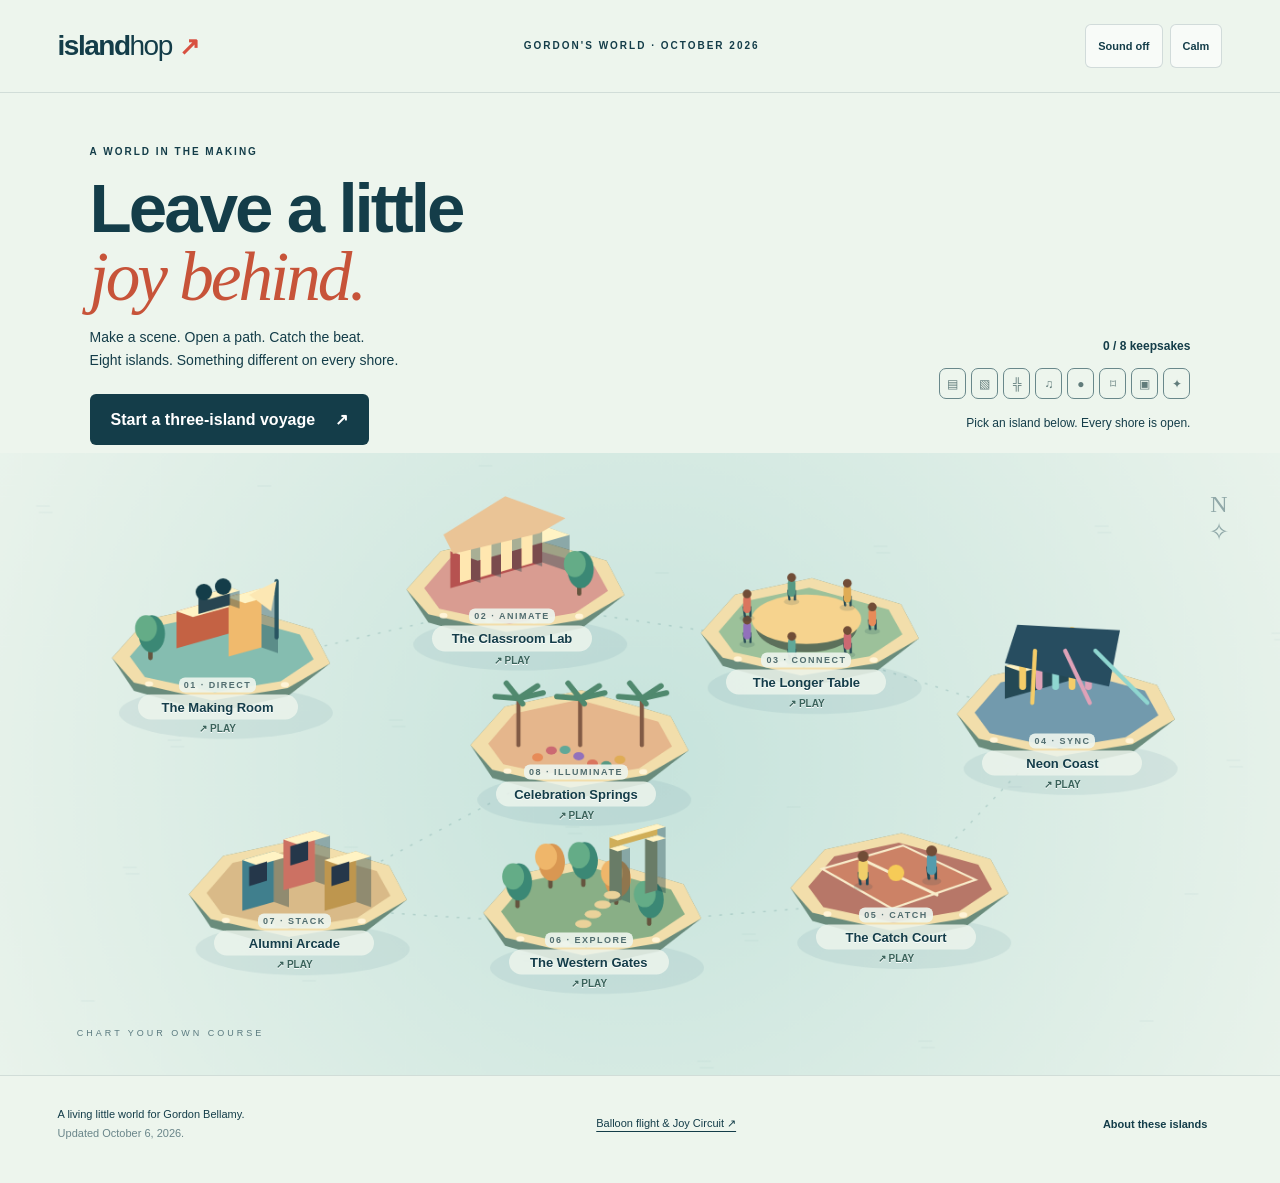
<file: index.html>
<!doctype html>
<html lang="en"><head><meta charset="utf-8"><meta name="viewport" content="width=device-width,initial-scale=1,viewport-fit=cover"><meta name="theme-color" content="#143d49"><title>Island Hop — A world in the making</title><meta name="description" content="Gordon’s October 2026: eight little worlds to make, connect and play. An original playable archipelago."><meta property="og:title" content="Island Hop — A world in the making"><meta property="og:description" content="Eight islands. Eight ways to leave a little joy behind. October 2026."><link rel="stylesheet" href="october/style.css"></head><body>
<header><a class="wordmark" href="./" aria-label="Island Hop home">island<span>hop</span><i>↗</i></a><span class="edition">GORDON'S WORLD · OCTOBER 2026</span><div class="prefs"><button id="sound" aria-pressed="false">Sound off</button><button id="motion" aria-pressed="false">Calm</button></div></header>
<main id="atlas"><div class="intro"><div><p class="eyebrow">A WORLD IN THE MAKING</p><h1>Leave a little<br><em>joy behind.</em></h1><p class="introline">Make a scene. Open a path. Catch the beat.<br>Eight islands. Something different on every shore.</p><button class="primary" id="voyage">Start a three-island voyage <span>↗</span></button></div><div class="meta"><span id="collected">0 / 8 keepsakes</span><div id="collection" aria-label="Your keepsakes"></div><p id="voyageStatus">Pick an island below. Every shore is open.</p></div></div>
<div class="map-wrap"><canvas id="map" width="1400" height="680" aria-hidden="true"></canvas><nav id="island-nav" aria-label="Choose an island"></nav><div class="compass" aria-hidden="true">N<br>✧</div><span class="map-caption">CHART YOUR OWN COURSE</span></div>
<footer><p>A living little world for Gordon Bellamy. <span>Updated October 6, 2026.</span></p><a href="flight.html">Balloon flight & Joy Circuit ↗</a><button id="about">About these islands</button></footer></main>
<section id="play" hidden aria-labelledby="game-title"><div class="play-head"><button id="back">← Islands</button><div><p class="eyebrow" id="game-kind"></p><h1 id="game-title"></h1></div><button id="pause">Pause</button></div><div class="play-layout"><div class="stage-wrap"><canvas id="stage" width="720" height="480" tabindex="0" role="img" aria-label="Interactive island playfield; use the controls below"></canvas><div id="pause-card" hidden><h2>Take a breath.</h2><p>Your island will wait.</p><button id="resume" class="primary">Keep playing</button></div><div id="result" hidden aria-live="polite"><p class="eyebrow">A LITTLE JOY, LEFT BEHIND</p><h2 id="result-title"></h2><p id="result-text"></p><div id="result-art"></div><div class="result-buttons"><button id="next" class="primary">Next island ↗</button><button id="retry">Play again</button></div></div></div><aside><div class="objective"><span id="round">ROUND 1</span><strong id="goal"></strong><p id="hint"></p></div><div class="scoreline"><b id="score">0</b><span id="scorelabel">points</span><span id="best"></span></div><p id="feedback" role="status" aria-live="polite">Ready when you are.</p><div id="controls"></div><div class="secondary"><button id="restart">Restart</button><button id="easy" aria-pressed="false">Gentle pace</button></div><p class="keys" id="keys"></p><details><summary>The life behind the island</summary><p id="story"></p></details></aside></div></section>
<dialog id="about-dialog"><button id="close-about" aria-label="Close about">×</button><p class="eyebrow">OCTOBER 2026</p><h2>A world in the making.</h2><p>Making things with AI. Teaching the craft of games. Creating opportunity through GGP. Music, dodgeball, alumni creativity, Gordtopia, and a little celebration.</p><p>These eight playful interpretations reflect Gordon’s present. The people in the games are fictional. The island artwork and sounds are original, drawn and synthesized in your browser.</p><p>The original balloon flight, Joy Circuit, and saved creations are still here. October keepsakes are saved separately, on this browser.</p><a href="flight.html">Visit the balloon world ↗</a></dialog>
<dialog id="homecoming"><p class="eyebrow">VOYAGE COMPLETE</p><h2>Look what you brought home.</h2><canvas id="homecoming-art" width="600" height="360" aria-label="A balloon carrying the colors of your keepsakes above the eight islands"></canvas><p id="homecoming-count"></p><button id="homecoming-close" class="primary">Keep exploring ↗</button></dialog><noscript><p>This game needs JavaScript. <a href="flight.html">Read the island stories</a>.</p></noscript><script type="module" src="october/game.mjs"></script></body></html>
</file>
<file: october/style.css>
:root{color-scheme:light;--ink:#143d49;--paper:#edf5ed;--gold:#ffce64;--red:#d85040;--mint:#a6dfc9;font-family:Arial,Helvetica,sans-serif;background:var(--paper);color:var(--ink)}*{box-sizing:border-box}body{margin:0}button,a{-webkit-tap-highlight-color:transparent}button{font:inherit;font-weight:700;color:inherit;border:1px solid #143d492b;background:#ffffff95;border-radius:6px;padding:11px 15px;min-height:44px;cursor:pointer;touch-action:manipulation}button:hover{background:#fff;transform:translateY(-1px)}button:active{transform:translateY(1px)}button:disabled{opacity:.45;cursor:default}button:focus-visible,a:focus-visible,canvas:focus-visible,summary:focus-visible{outline:3px solid #cb4939;outline-offset:4px}a{color:inherit;text-underline-offset:4px}button.primary,.primary{background:var(--ink);color:#fff;border:0;padding:16px 21px}.primary span{padding-left:15px}.primary:hover{background:#23606b}[hidden]{display:none!important}header{display:flex;align-items:center;justify-content:space-between;gap:18px;padding:24px 4.5%;border-bottom:1px solid #143d4920}.wordmark{font-size:28px;font-weight:900;letter-spacing:-1.5px;text-decoration:none}.wordmark span{font-weight:400}.wordmark i{font-style:normal;font-size:25px;color:var(--red);margin-left:7px}.edition,.eyebrow{font:700 10px/1.4 Arial,sans-serif;letter-spacing:2px}.prefs{display:flex;gap:7px}.prefs button{font-size:11px;padding:8px 12px}.intro{display:flex;justify-content:space-between;align-items:end;padding:42px 7% 8px;gap:30px}.intro h1{font-size:clamp(40px,5.4vw,75px);letter-spacing:-3px;line-height:.98;margin:16px 0}.intro h1 em{font-family:Georgia,serif;font-weight:400;color:#c75339}.introline{font-size:14px;line-height:1.6}.intro .primary{margin-top:9px}.meta{max-width:270px;font-size:12px;text-align:right}.meta>span{font-weight:700}.meta p{line-height:1.6}.meta #collection{display:flex;gap:5px;justify-content:end;margin:15px 0}.keepsake{width:27px;height:31px;border:1px solid #69888b;border-radius:7px;display:grid;place-items:center;color:#617c7b}.keepsake.earned{background:var(--gold);color:var(--ink);border-color:#e2a938}.map-wrap{position:relative;width:min(1400px,100%);margin:auto;aspect-ratio:1400/680}#map{width:100%;height:100%;display:block}#island-nav{position:absolute;inset:0}.island-button{position:absolute;width:160px;text-align:center;border:0;background:transparent;padding:75px 0 4px;transform:translate(-50%,-50%);border-radius:45%;font-size:13px;line-height:1.2;text-shadow:0 1px #fff}.island-button:hover{background:#ffffff20;transform:translate(-50%,-53%)}.island-button b{display:block;font-size:10px;letter-spacing:1.5px;margin-bottom:4px;color:#516d6f}.island-button span{display:block;background:#edf5edd9;padding:5px 6px;border-radius:20px}.island-button small{font-size:10px;color:#3a635b}.compass{position:absolute;right:4%;top:6%;font-size:24px;text-align:center;font-family:Georgia;opacity:.4}.map-caption{position:absolute;bottom:6%;left:6%;font-size:9px;letter-spacing:3px;opacity:.65}footer{display:flex;align-items:center;justify-content:space-between;gap:20px;padding:18px 4.5% 30px;border-top:1px solid #143d4920;font-size:11px}footer p{line-height:1.7}footer p span{display:block;opacity:.6}footer button{font-size:11px;background:none;border:0}#play{max-width:1300px;margin:auto;padding:28px 4%}.play-head{display:flex;align-items:center;justify-content:space-between;gap:15px;margin-bottom:25px}.play-head h1{font-size:clamp(24px,3vw,39px);letter-spacing:-1.5px;margin:4px 0}.play-head .eyebrow{margin:0}.play-layout{display:grid;grid-template-columns:minmax(0,2.3fr) minmax(245px,1fr);gap:30px;align-items:start}.stage-wrap{position:relative;border-radius:20px;overflow:hidden;background:#b9deda;box-shadow:0 18px 45px #153d4920}#stage{width:100%;height:auto;display:block;touch-action:none}aside{min-width:0}.objective>span{font-size:10px;font-weight:700;letter-spacing:1.6px;color:#a34231}.objective strong{display:block;font-size:24px;line-height:1.15;margin:12px 0}.objective p{font-size:13px;line-height:1.6}.scoreline{display:flex;align-items:baseline;gap:8px;border-block:1px solid #143d4925;padding:12px 0}.scoreline b{font-size:29px}.scoreline span{font-size:10px}.scoreline #best{margin-left:auto}.keys{font-size:11px;line-height:1.5;color:#506f75}#feedback{font-size:12px;min-height:32px;line-height:1.5}#controls{display:grid;grid-template-columns:repeat(3,1fr);gap:7px}#controls button{padding:10px 5px;font-size:12px;min-height:48px}#controls button.wide{grid-column:1/-1;background:#143d49;color:#fff}.secondary{display:flex;gap:8px;margin-top:16px}.secondary button{font-size:11px;padding:9px 12px}details{border-top:1px solid #143d4925;margin-top:20px;padding-top:15px;font-size:12px;line-height:1.7}summary{cursor:pointer}#pause-card,#result{position:absolute;inset:0;background:#143d49ed;color:white;display:flex;flex-direction:column;align-items:center;justify-content:center;padding:25px;text-align:center}#result{background:#ecf3e8f5;color:var(--ink)}#result h2,#pause-card h2{font-family:Georgia;font-size:clamp(27px,3.3vw,42px);font-weight:400;margin:12px 0}#result p{font-size:13px;max-width:350px;line-height:1.5}#result-art{font-size:52px;color:#b17813;margin:8px}#result .result-buttons{display:flex;gap:10px}#pause-card button{background:var(--gold);color:var(--ink)}dialog{border:1px solid #69888b;border-radius:15px;max-width:520px;width:calc(100% - 32px);padding:35px;color:var(--ink);background:var(--paper)}dialog::backdrop{background:#143d49b5}dialog h2{font:34px Georgia}dialog p{font-size:14px;line-height:1.65}#close-about{float:right}.calm *{scroll-behavior:auto!important;transition:none!important}.prefs button[aria-pressed=true],#easy[aria-pressed=true]{background:#c6e6d7;border-color:#276b57}@media(min-width:1450px){.intro{max-width:1300px;margin:auto}.map-wrap{margin-top:-20px}}@media(max-width:700px){header{padding:16px 5%;gap:10px}.wordmark{font-size:25px}.edition{display:none}.intro{padding:28px 6% 12px;align-items:start;gap:12px}.intro h1{font-size:43px;letter-spacing:-2px}.introline{font-size:12px}.intro .eyebrow{font-size:8px;letter-spacing:1.5px}.intro .primary{font-size:12px;padding:14px 12px}.intro .primary span{padding-left:6px}.meta{width:92px;flex-shrink:0;margin-top:7px;font-size:10px}.meta #collection{display:grid;grid-template-columns:repeat(4,18px);gap:5px}.keepsake{width:18px;height:23px;font-size:10px}.map-wrap{aspect-ratio:700/1100}.island-button{width:142px;padding-top:75px;font-size:12px}.compass{font-size:19px;top:1%;right:10%}.map-caption{font-size:8px;bottom:2%;left:12%}footer{flex-wrap:wrap;gap:6px 20px;padding:15px 6%}footer p{width:100%}.play-layout{grid-template-columns:1fr;gap:20px}#play{padding:20px 4%}.play-head{gap:8px;margin-bottom:20px}.play-head button{font-size:11px;padding:9px 10px}.play-head h1{font-size:23px;letter-spacing:-.8px}.play-head .eyebrow{font-size:8px;letter-spacing:1px}.stage-wrap{border-radius:12px}.objective strong{font-size:22px;margin:8px 0}.objective p{margin:8px 0}.objective>span{font-size:9px}.scoreline{padding:8px 0}.scoreline b{font-size:23px}#feedback{margin:10px 0;min-height:0}#result,#pause-card{padding:12px}#result h2,#pause-card h2{font-size:26px;margin:5px 0}#result p{font-size:11px;margin:5px 0}#result .eyebrow{font-size:8px}#result-art{font-size:28px;margin:0}#result button{font-size:11px;padding:10px;min-height:42px}#pause-card p{margin:0 0 10px}}@media(max-width:350px){.intro h1{font-size:37px}.meta{width:78px}.introline{font-size:11px}.intro .primary{font-size:10px}.island-button{width:133px;font-size:11px}.play-head h1{font-size:20px}.play-head .eyebrow{font-size:7px}}

#homecoming-art{width:100%;display:block;border-radius:12px}#homecoming{max-width:660px}#controls button[aria-pressed=true]{background:#ffe0a0}
.island-button b{display:table;margin:0 auto 2px;padding:2px 5px;border-radius:6px;background:#edf5edeb;font-size:9px;text-shadow:none}
</file>
